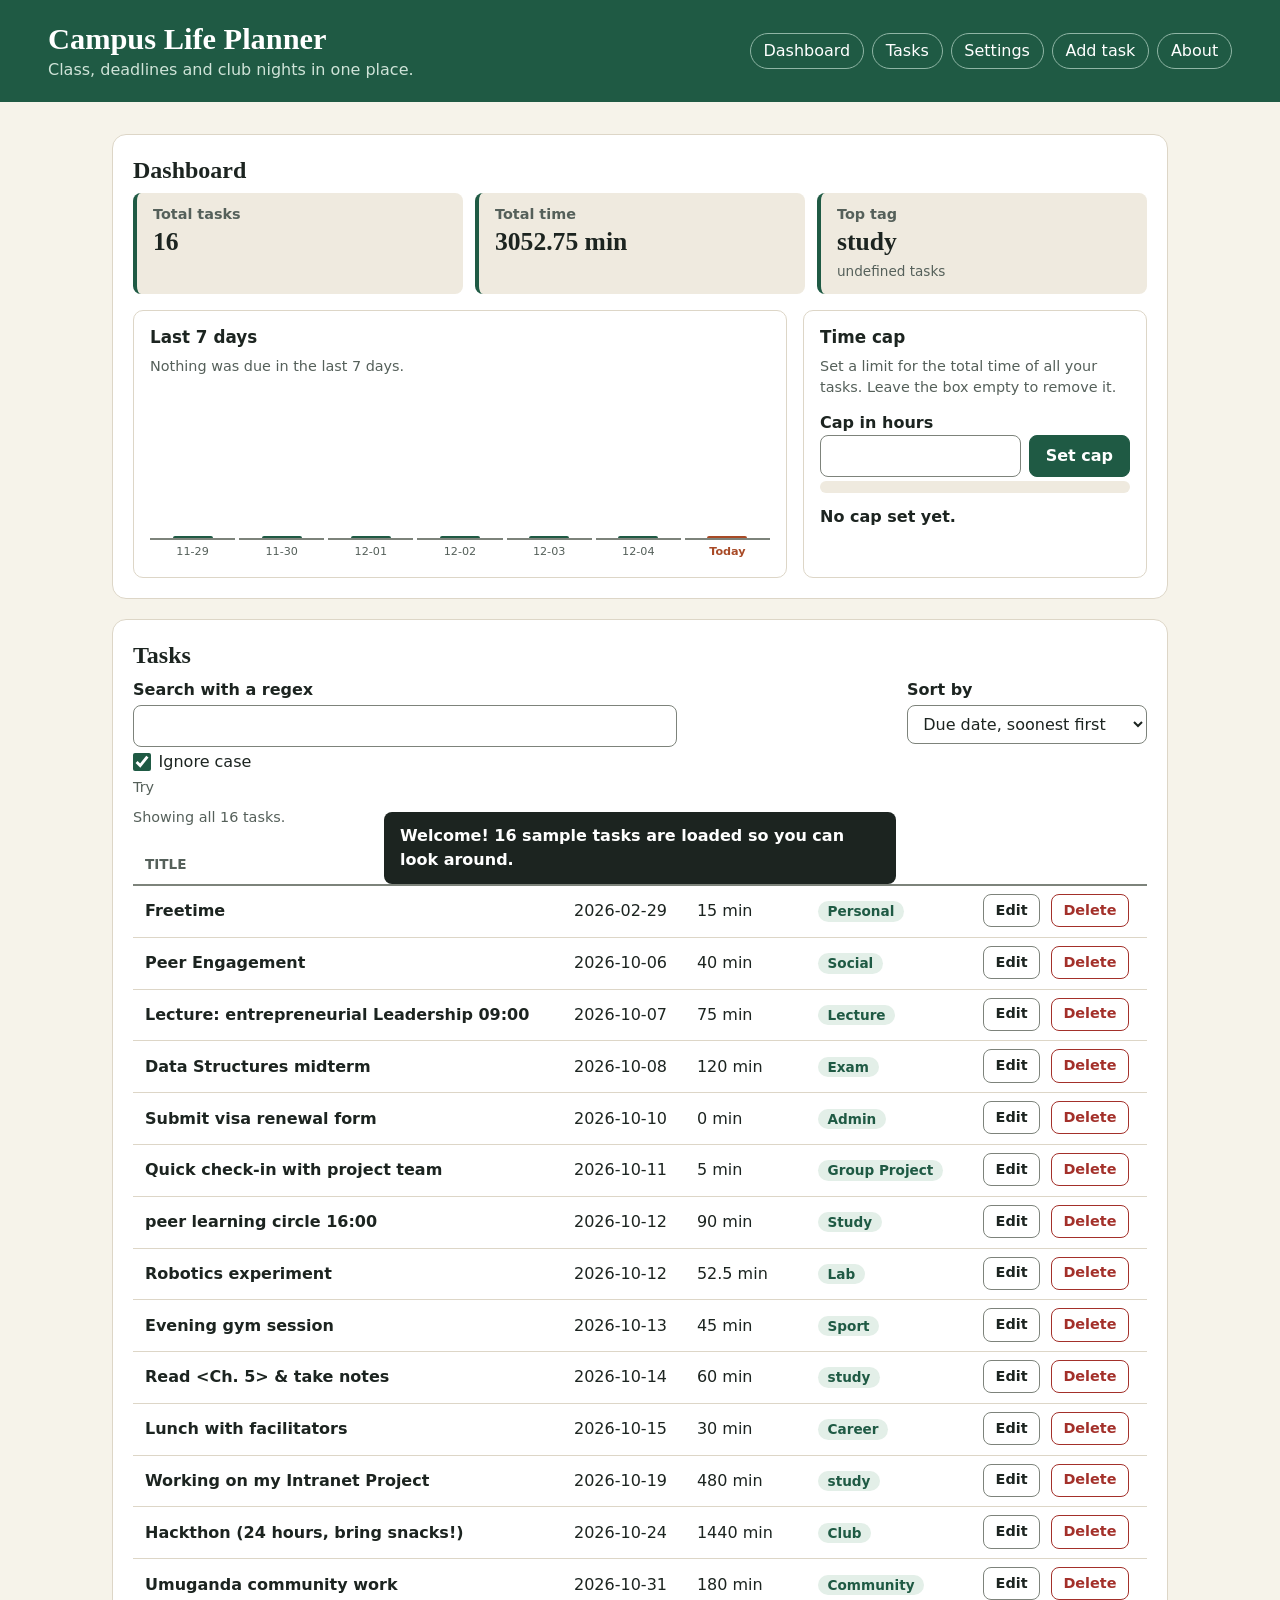
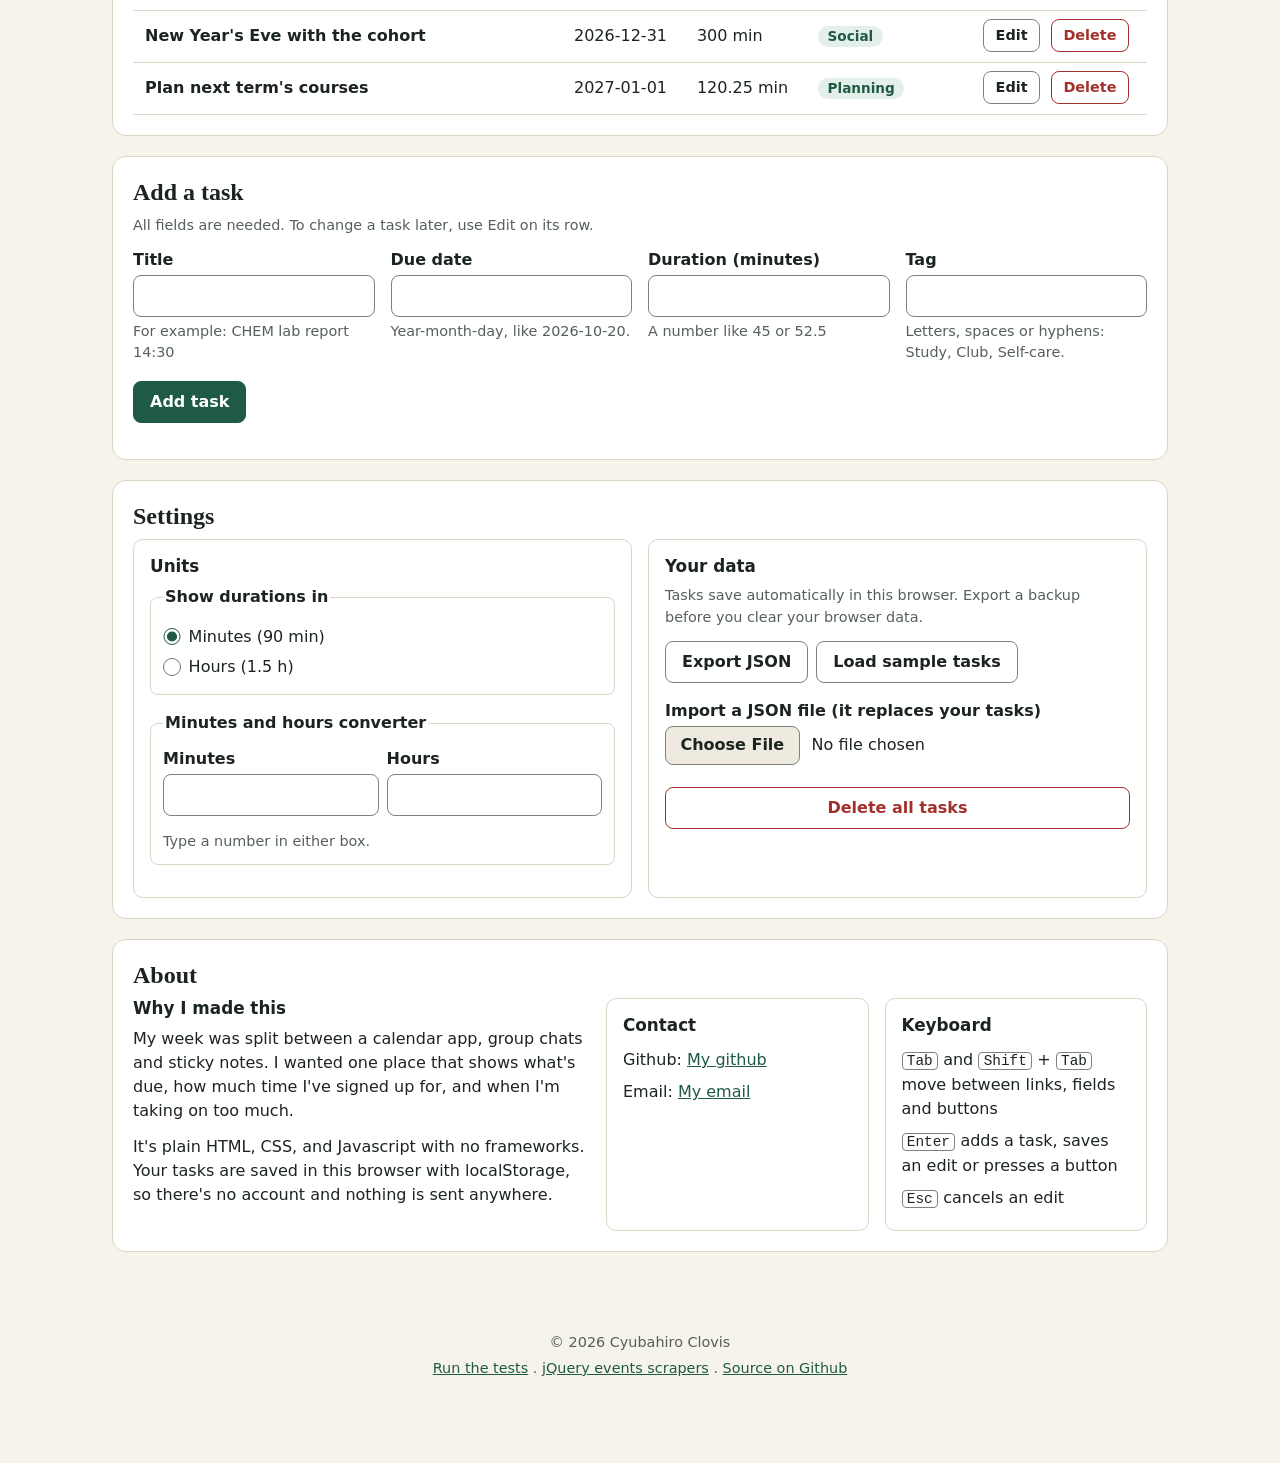
<file: index.html>
<!DOCTYPE html>
<html lang="en">
    <head>
        <meta charset="UTF-8">
        <meta name="viewport" content="width=device-width, initial-scale=1.0">
        <meta name="description" content=" A campus Life Planner: tasks, deadlines and events with regex. Everything stays in your browser.">
        <title>Campus Life Planner</title>
        <link rel="stylesheet" href="styles/style.css">
        <link rel="icon" href="data:,">
        <script type="module" src="scripts/main.js"></script>
    </head>
    <body>
        <a class="skip-link" href="#main">Skip to main content</a>


        <header class="site-header">
            <hgroup>
                <h1>Campus Life Planner</h1>
                <p>Class, deadlines and club nights in one place.</p>
            </hgroup>
            <nav aria-label="Main">
                <ul>
                    <li><a href="#dashboard">Dashboard</a></li>
                    <li><a href="#tasks">Tasks</a></li>
                    <li><a href="#settings">Settings</a></li>
                    <li><a href="#add-task">Add task</a></li>
                    <li><a href="#about">About</a></li>
                </ul>
            </nav>
        </header>

        <main id="main" tabindex="-1">

            <section class="panel" id="dashboard" aria-labelledby="dashboard-heading">
                <h2 id="dashboard-heading">Dashboard</h2>

                <div class="stats">
                    <div class="stat">
                        <h3>Total tasks</h3>
                        <p class="stat-value" id="stat-count">0</p>
                    </div>
                    <div class="stat">
                        <h3>Total time</h3>
                        <p class="stat-value" id="stat-time">0 min</p>
                    </div>
                    <div class="stat">
                        <h3>Top tag</h3>
                        <p class="stat-value" id="stat-tag">None yet</p>
                        <p class="stat-note" id="stat-tag-note">add a task to see one</p>
                    </div>
                </div>

                <div class="dashboard-row">
                    <div class="card chart-card">
                        <h3>Last 7 days</h3>
                        <p class="note" id="chart-summary">Nothing was due in the last 7 days.</p>
                        <div class="chart" id="chart" aria-hidden="true"></div>
                    </div>

                    <div class="card cap-card" id="cap-card">
                        <h3>Time cap</h3>
                        <p class="note">Set a limit for the total time of all your tasks. Leave the box empty to remove it.</p>
                        <form id="cap-form" novalidate>
                            <label for="cap-input">Cap in hours</label>
                            <div class="inline">
                                <input id="cap-input" type="text" inputmode="decimal" maxlength="7" autocomplete="off" placeholder=" " aria-describedby="cap-input-error">
                                <button type="submit" class="btn primary">Set cap</button>
                            </div>
                            <p class="error" id="cap-input-error" aria-live="polite"></p>
                        </form>
                        <div class="meter"><div class="meter-bar" id="cap-bar"></div></div>
                        <p id="cap-message" aria-live="polite">No cap set yet.</p>
                    </div>
                </div>
            </section>

            <section class="panel" id="tasks" aria-labelledby="tasks-heading">
                <h2 id="tasks-heading">Tasks</h2>

                <div class="toolbar">
                    <search>
                        <label for="search">Search with a regex</label>
                        <input id="search" type="search" maxlength="100" spellcheck="false" autocomplete="off"
                               placeholder=" " aria-describedby="search-hint search-status">
                        <label class="check" for="ignore-case"><input type="checkbox" id="ignore-case" checked>Ignore case</label>
                    </search>
                    <div class="field sort-box">
                        <label for="sort">Sort by</label>
                        <select id="sort">
                            <option value="date-asc">Due date, soonest first</option>
                            <option value="date-desc">Due date, latest first</option>
                            <option value="title-asc">Title, A to Z</option>
                            <option value="title-desc">Title, Z to A</option>
                            <option value="duration-asc">Duration, shortest first</option>
                            <option value="duration-desc">Duration, longest first</option>
                        </select>
                    </div>
                </div>
                <p class="hint" id="search-hint">Try</p>
                <p class="search-status" id="search-status" role="status"></p>

                <table class="task-table" id="task-table">
                    <caption class="visually-hidden">Your tasks</caption>
                    <thead>
                        <tr>
                            <th scope="col">Title</th>
                            <th scope="col">Due date</th>
                            <th scope="col">Duration</th>
                            <th scope="col">Tag</th>
                            <th scope="col"><span class="visually-hidden">Actions</span></th>
                        </tr>
                    </thead>
                    <tbody id="task-rows"></tbody>
                </table>
                <p class="empty" id="empty-message" hidden></p>
            </section>
            <section class="panel" id="add-task" aria-labelledby="add-heading">
                <h2 id="add-heading">Add a task</h2>
                <p class="note">All fields are needed. To change a task later, use Edit on its row.</p>

                <form id="task-form" class="task-form" novalidate>
                    <div class="field">
                        <label for="title">Title</label>
                        <input id="title" name="title" type="text" maxlength="80" autocomplete="off" required aria-describedby="title-hint title-error">
                        <p class="hint" id="title-hint">For example: CHEM lab report 14:30</p>
                        <p class="error" id="title-error" aria-live="polite"></p>
                    </div>
                    <div class="field">
                        <label for="due-date">Due date</label>
                        <input id="due-date" name="dueDate" type="text" maxlength="10" placeholder=" " autocomplete="off" required aria-describedby="due-date-hint due-date-error">
                        <p class="hint" id="due-date-hint">Year-month-day, like 2026-10-20.</p>
                        <p class="error" id="due-date-error" aria-live="polite"></p>
                    </div>
                    <div class="field">
                        <label for="duration">Duration (minutes)</label>
                        <input id="duration" name="duration" type="text" inputmode="decimal" maxlength="8" autocomplete="off" required aria-describedby="duration-hint duration-error">
                        <p class="hint" id="duration-hint">A number like 45 or 52.5</p>
                        <p class="error" id="duration-error" aria-live="polite"></p>
                    </div>
                    <div class="field">
                        <label for="tag">Tag</label>
                        <input id="tag" name="tag" type="text" maxlength="30" autocomplete="off" required aria-describedby="tag-hint tag-error">
                        <p class="hint" id="tag-hint">Letters, spaces or hyphens: Study, Club, Self-care.</p>
                        <p class="error" id="tag-error" aria-live="polite"></p>
                    </div>
                    <div class="buttons form-buttons">
                        <button type="submit" class="btn primary">Add task</button>
                    </div>
                </form>
            </section>

            <section class="panel" id="settings" aria-labelledby="settings-heading">
                <h2 id="settings-heading">Settings</h2>

                <div class="settings-row">
                    <div class="card">
                        <h3>Units</h3>
                        <fieldset>
                            <legend>Show durations in</legend>
                            <label class="check"><input type="radio" name="unit" value="min" checked> Minutes (90 min)</label>
                            <label class="check"><input type="radio" name="unit" value="h"> Hours (1.5 h)</label>
                        </fieldset>

                        <fieldset>
                            <legend>Minutes and hours converter</legend>
                            <div class="inline">
                                <div class="field">
                                    <label for="convert-minutes">Minutes</label>
                                    <input id="convert-minutes" type="text" inputmode="decimal" maxlength="8" autocomplete="off">
                                </div>
                                <div class="field">
                                    <label for="convert-hours">Hours</label>
                                    <input id="convert-hours" type="text" inputmode="decimal" maxlength="8" autocomplete="off">
                                </div>
                            </div>
                            <p class="hint" id="convert-result" aria-live="polite">Type a number in either box.</p>
                        </fieldset>
                    </div>

                    <div class="card">
                        <h3>Your data</h3>
                        <p class="note">Tasks save automatically in this browser. Export a backup before you clear your browser data.</p>
                        <div class="buttons">
                            <a class="btn" id="export-link" href="#" download="campus-planner-tasks.json">Export JSON</a>
                            <button type="button" class="btn" id="load-sample">Load sample tasks</button>
                        </div>
                        <div class="field">
                            <label for="import-file">Import a JSON file (it replaces your tasks)</label>
                            <input id="import-file" type="file" accept=".json,application/json">
                            <div class="import-status" id="import-status" aria-live="polite"></div>
                            <button type="button" class="btn danger" id="delete-all">Delete all tasks</button>
                        </div>
                    </div>
                </div>
            </section>
            <section class="panel" id="about" aria-labelledby="about-heading">
                <h2 id="about-heading">About</h2>

                <div class="about-row">
                    <article>
                        <h3>Why I made this</h3>
                        <p>My week was split between a calendar app, group chats and sticky notes. I wanted one place that shows what's due, how much time I've signed up for, and when I'm taking on too much.</p>
                        <p>It's plain HTML, CSS, and Javascript with no frameworks. Your tasks are saved in this browser with localStorage, so there's no account and nothing is sent anywhere.</p>
                    </article>

                    <div class="card">
                        <h3>Contact</h3>
                        <address>
                          <ul class="plain-list">
                            <li>Github: <a href="https://github.com/cyubahiro-clovis">My github</a></li>
                            <li>Email: <a href="mailto:m.clovis@alustudent.com">My email</a></li>
                          </ul>
                        </address>
                    </div>
                    <div class="card">
                        <h3>Keyboard</h3>
                        <ul class="plain-list">
                            <li><kbd>Tab</kbd> and <kbd>Shift</kbd> + <kbd>Tab</kbd> move between links, fields and buttons</li>
                            <li><kbd>Enter</kbd> adds a task, saves an edit or presses a button</li>
                            <li><kbd>Esc</kbd> cancels an edit</li>
                        </ul>
                    </div>
                </div>
            </section>
        </main>

        <footer class="site-footer">
            <p>&copy; 2026 Cyubahiro Clovis</p>
            <p><a href="tests.html">Run the tests</a> . <a href="scrape.html">jQuery events scrapers</a> . <a href="https://github.com/cyubahiro-clovis/campus_life-planner">Source on Github</a></p>
        </footer>

        <div class="status" id="status" role="status"></div>
    </body>
</html>
</file>
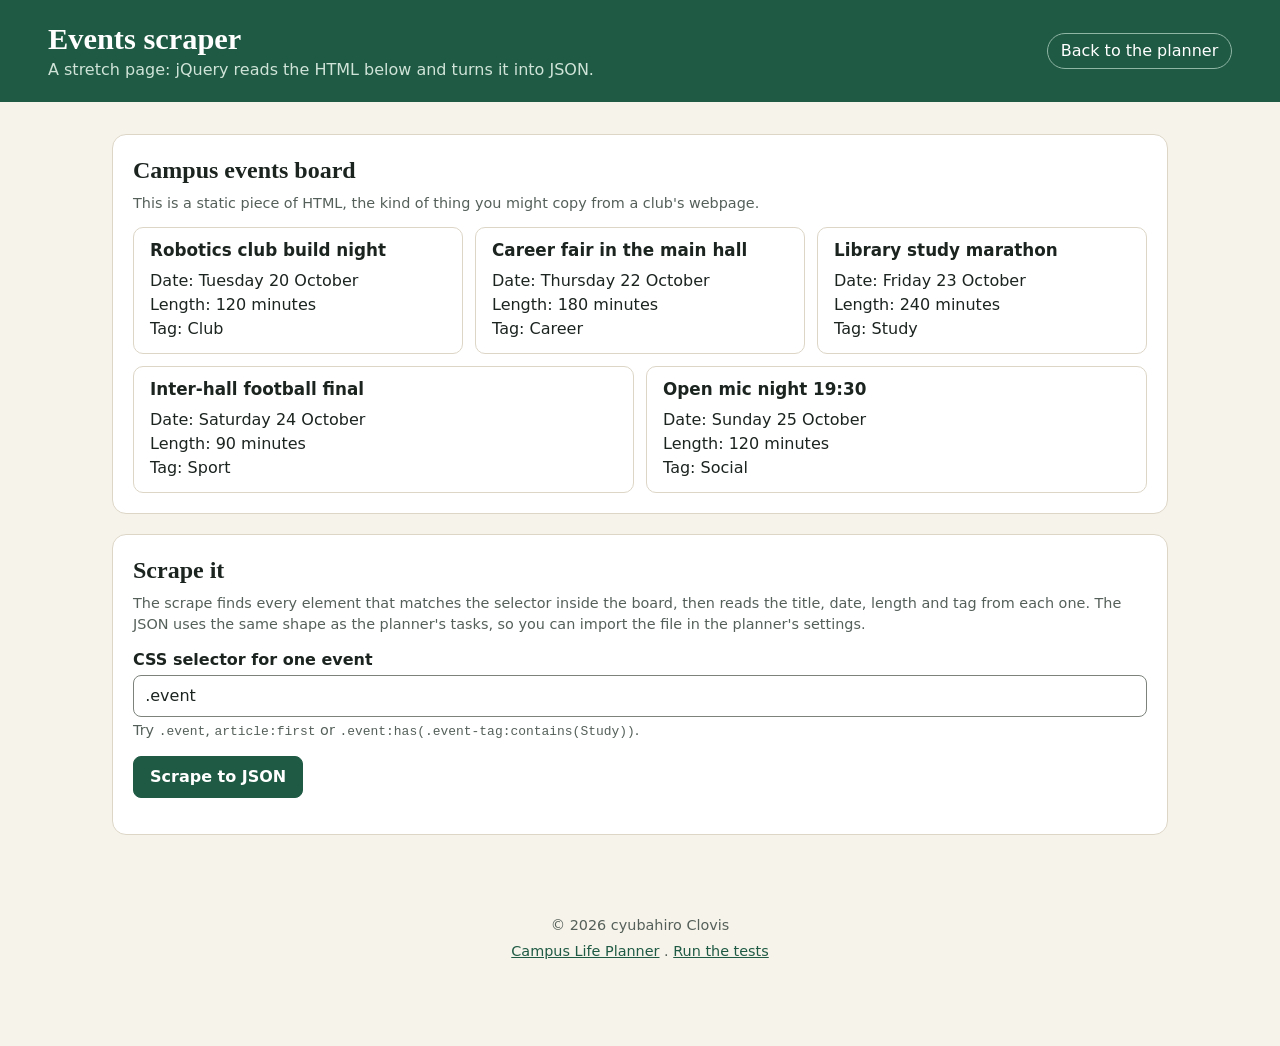
<file: scrape.html>
<!DOCTYPE html>
<html lang="en">
    <head>
        <meta charset="UTF-8">
        <meta name="viewport" content="width=device-width, initial-scale=1.0">
        <title>Events scraper</title>
        <link rel="stylesheet" href="styles/style.css">

        <script src="https://code.jquery.com/jquery-3.7.1.min.js"></script>
        <script src="scripts/scrape.js"></script>
    </head>
    <body>
        <a class="skip-link" href="#main">Skip to main content</a>

        <header class="site-header">
            <hgroup>
                <h1>Events scraper</h1>
                <p>A stretch page: jQuery reads the HTML below and turns it into JSON.</p>
            </hgroup>
            <nav aria-label="Main">
                <ul>
                    <li><a href="index.html">Back to the planner</a></li>
                </ul>
            </nav>
        </header>

        <main id="main" tabindex="-1">

            <section class="panel" aria-labelledby="board-heading">
                <h2 id="board-heading">Campus events board</h2>
                <p class="note">This is a static piece of HTML, the kind of thing you might copy from a club's webpage.</p>

                <div class="board" id="board">
                    <article class="event">
                        <h3 class="event-title">Robotics club build night</h3>
                        <p>Date: <time datetime="2026-10-20">Tuesday 20 October</time></p>
                        <p>Length: <span class="event-minutes">120</span> minutes</p>
                        <p>Tag: <span class="event-tag">Club</span></p>
                    </article>
                    <article class="event">
                        <h3 class="event-title">Career fair in the main hall</h3>
                        <p>Date: <time datetime="2026-10-22">Thursday 22 October</time></p>
                        <p>Length: <span class="event-minutes">180</span> minutes</p>
                        <p> Tag: <span class="event-tag">Career</span></p>
                    </article>
                    <article class="event">
                        <h3 class="event-title">Library study marathon</h3>
                        <p>Date: <time datetime="2026-10-23">Friday 23 October</time></p>
                        <p>Length: <span class="event-minutes">240</span> minutes</p>
                        <p>Tag: <span class="event-tag">Study</span></p>
                    </article>
                    <article class="event">
                        <h3 class="event-title">Inter-hall football final</h3>
                        <p>Date: <time datetime="2026-10-24">Saturday 24 October</time></p>
                        <p>Length: <span class="event-minutes">90</span> minutes</p>
                        <p>Tag: <span class="event-tag">Sport</span></p>
                    </article>
                    <article class="event">
                        <h3 class="event-title">Open mic night 19:30</h3>
                        <p>Date: <time datetime="2026-10-25">Sunday 25 October</time></p>
                        <p>Length: <span class= "event-minutes">120</span> minutes</p>
                        <p>Tag: <span class="event-tag">Social</span></p>
                    </article>
                </div>
            </section>

            <section class="panel" aria-labelledby="scrape-heading">
                <h2 id="scrape-heading">Scrape it</h2>
                <p class="note">The scrape finds every element that matches the selector inside the board, then reads the title, date, length and tag from each one. The JSON uses the same shape as the planner's tasks, so you can import the file in the planner's settings.</p>

                <div class="field">
                    <label for="selector">CSS selector for one event</label>
                    <input id="selector" type="text" value=".event" spellcheck="false" autocomplete="off" aria-describedby="selector-hint">
                    <p class="hint" id="selector-hint">Try <code>.event</code>, <code>article:first</code> or <code>.event:has(.event-tag:contains(Study))</code>.</p>
                </div>
                <div class="buttons">
                    <button type="button" class="btn primary" id="scrape-button">Scrape to JSON</button>
                    <a class="btn" id="download-link" href="#" download="scraped-events.json" hidden>Download JSON</a>
                </div>
                <p id="scrape-status" role="status"></p>
                <pre id="output" tabindex="0" aria-label="scraped JSON"></pre>
            </section>

        </main>

        <footer class="site-footer">
            <p>&copy; 2026 cyubahiro Clovis</p>
            <p><a href="index.html"> Campus Life Planner</a> . <a href="tests.html">Run the tests</a></p>
        </footer>
    </body>
</html>
</file>
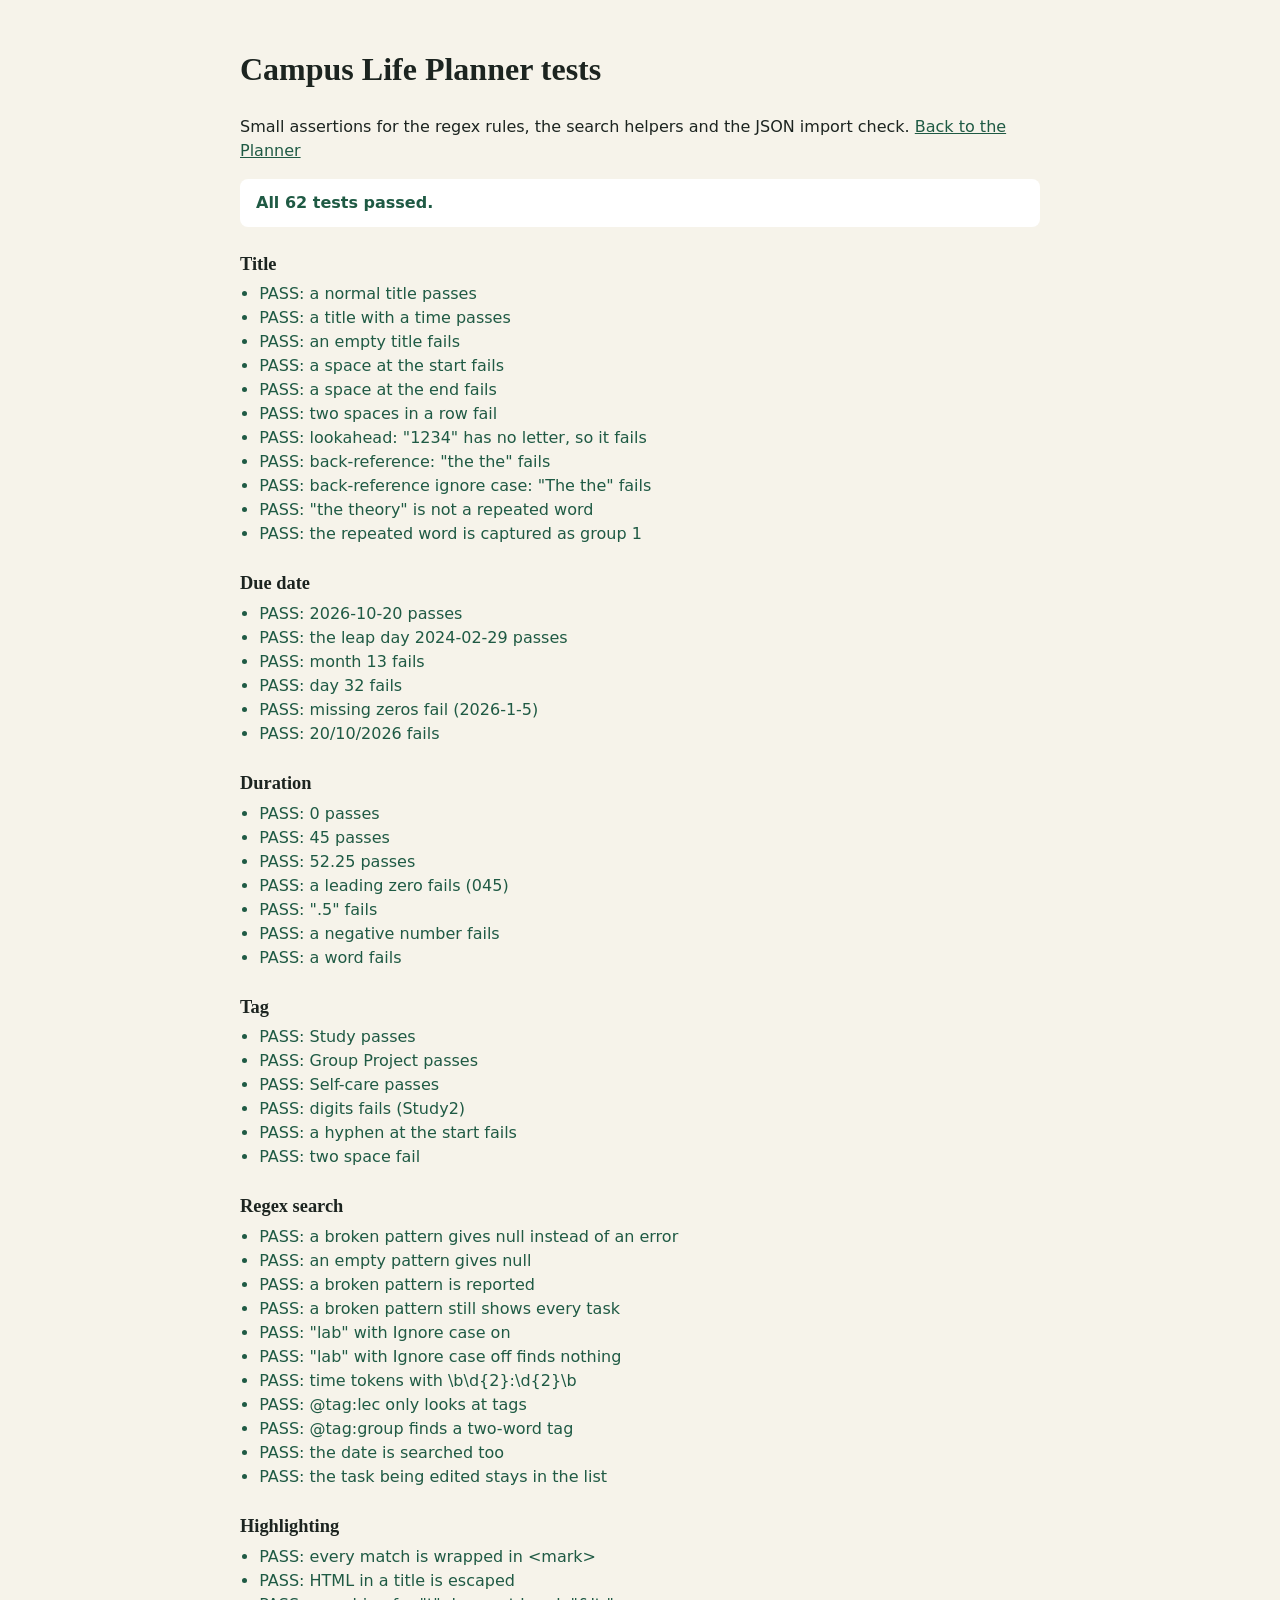
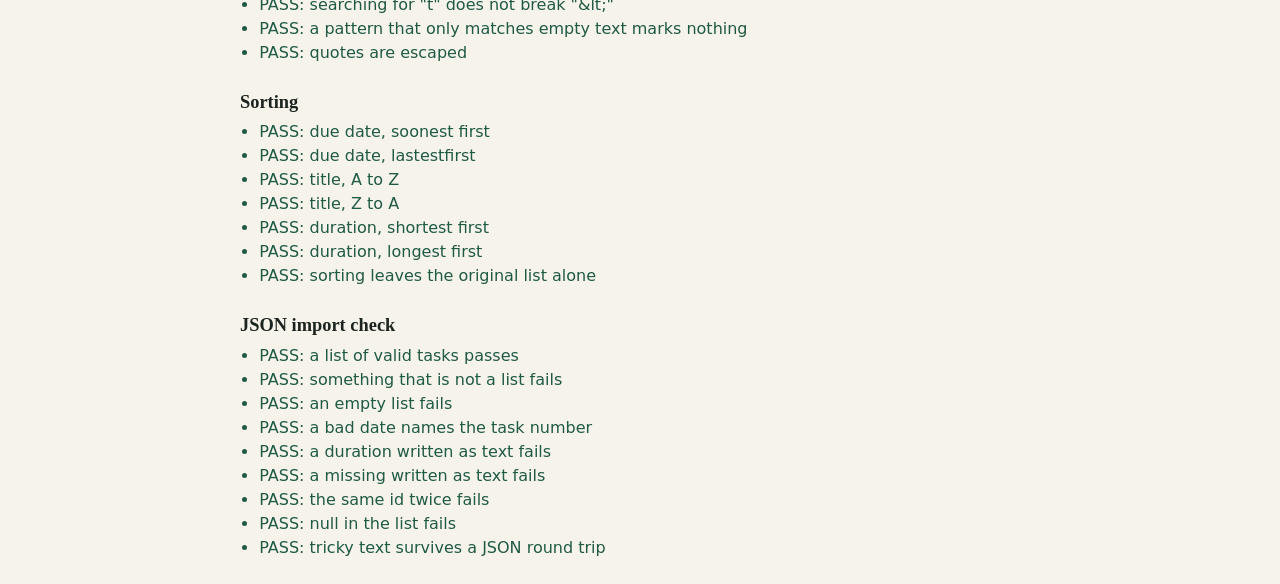
<file: tests.html>
<!DOCTYPE html>
<html lang="en">
    <head>
        <meta charset="UTF-8">
        <meta name="viewport" content="width=device-width, initial-scale=1.0">
        <title> Campus Life Planner</title>
        <style>
            body {
                max-width: 50rem;
                margin: 0 auto;
                padding: 1.5rem 1rem;
                background: #f6f3ea;
                color: #1c2420;
                font-family: system-ui, "Segoe UI", Arial, sans-serif;
                line-height: 1.5;
            }
            
            h1,
            h2 {
                font-family: Georgia, "Times New Roman", serif;
            }

            h2 {
                margin: 1.5rem 0 0.25rem;
                font-size: 1.15rem;
            }

            a {
                color: #1f5a44;
            }

            #summary {
                padding:0.75rem 1rem;
                border-radius: 8px;
                background: #ffffff;
                font-weight: bold;
            }

            ul {
                margin: 0;
                padding-left: 1.2rem;
            }

            .pass {
                color: #1f5a44;
            }

            .fail {
                color: #a3302a;
                font-weight: bold;
            }
        </style>
        <script type="module" src="tests/tests.js"></script>
    </head>
    <body>
        <main>
            <h1>Campus Life Planner tests</h1>
            <p>Small assertions for the regex rules, the search helpers and the JSON import check. <a href="index.html">Back to the Planner</a></p>
            <p id="summary" role="status">Running the tests...</p>
            <div id="results"></div>
        </main>
    </body>
</html>
</file>
<file: styles/style.css>
*{
    box-sizing: border-box;
}

body {
    margin: 0;
    background: #f6f3ea;
    color:#1c2420;
    font-family: system-ui, "Segoe UI", Roboto, Arial, sans-serif;
    line-height: 1.5;
}

h1,
h2,
h3 {
    margin: 0 0 0.5rem;
    line-height: 1.25;
}

h1,
h2 {
    font-family: Georgia, "Times New Roman", serif;
}

h2 {
    font-size: 1.5rem;
}
h3 {
    font-size: 1.05rem;
}

p {
    margin: 0 0 0.75rem;
}

a{
    color: #1f5a44;
}

code,
kbd {
    font-family: Consolas, "Courier New", monospace;
    font-size: 0.9em;
}

kbd {
    padding: 0 0.3em;
    border: 1px solid #7d837b;
    border-radius: 4px;
    background: #ffffff;
}

mark {
    padding: 0 2px;
    border-radius: 3px;
    background: #ffe17a;
    color: #1c2420;
}

:focus-visible {
    outline: 3px solid #c2410c;
    outline-offset: 2px;
}

[hidden] {
    display: none !important;
}

.visually-hidden{
    position: absolute;
    width: 1px;
    height: 1px;
    margin: -1px;
    padding: 0;
    overflow: hidden;
    clip: rect(0 0 0 0);
    white-space: nowrap;
    border: 0;
}

.skip-link {
    position: absolute;
    top: 0.5rem;
    left: 0.5rem;
    z-index: 10;
    padding: 0.6rem 1rem;
    border-radius: 8px;
    background: #ffffff;
    color: #1c2420;
    font-weight: bold;
    transform: translateY(-150%);
    transition: transform 0.2s ease;
}

.skip-link:focus {
    transform: translateY(0);
}

.site-header {
    padding: 1rem;
    background: #1f5a44;
    color: #ffffff;
}

.site-header :focus-visible {
    outline-color: #ffd27a;
}

.site-header h1 {
    margin: 0;
    font-size: 1.5rem;
}

.site-header hgroup p {
    margin: 0;
    color: #cfe3d8;
}

nav ul {
    display: flex;
    flex-wrap: wrap;
    gap: 0.5rem;
    margin: 0.75rem 0 0;
    padding: 0;
    list-style: none;
}

nav a {
    display: block;
    padding: 0.3rem 0.8rem;
    border: 1px solid #8fb5a5;
    border-radius: 999px;
    color: #ffffff;
    text-decoration: none;
    transition: background-color 0.2s ease;
}

nav a:hover {
    background: #2c7258;
}

main {
    max-width: 70rem;
    margin: 0 auto;
    padding: 1rem 0.75rem;
}

main:focus {
    outline: none;
}

.panel {
    margin-bottom: 1.25rem;
    padding: 1rem;
    border: 1px solid #ddd6c7;
    border-radius: 14px;
    background: #ffffff;
    scroll-margin-top: 1rem;
}

.card {
    padding: 1rem;
    border: 1px solid #ddd6c7;
    border-radius: 10px;
}

.note,
.hint {
    color: #55605a;
    font-size: 0.9rem;
}

.hint {
    margin: 0;
}

.field {
    display: flex;
    flex-direction: column;
    gap: 0.2rem;
    margin-bottom: 0.9rem;
}

label,
legend {
    font-weight: 600;
}

input[type="text"],
input[type="search"],
select {
    width: 100%;
    padding: 0.5rem 0.7rem;
    border: 1.5px solid #7d837b;
    border-radius: 8px;
    background: #ffffff;
    color: #1c2420;
    font: inherit;
}

input[aria-invalid="true"] {
    border-color: #a3302a;
    box-shadow: 0 0 0 1px #a3302a;
}

.error {
    margin: 0;
    color: #a3302a;
    font-size: 0.9rem;
    font-weight: 600;
}

fieldset {
    margin: 0 0 1rem;
    padding: 0.75rem;
    border: 1px solid #ddd6c7;
    border-radius: 8px;
}

.check {
    display: flex;
    align-items: center;
    gap: 0.5rem;
    padding: 0.2rem 0;
    font-weight: normal;
}

.check input {
    width: 1.1rem;
    height: 1.1rem;
    margin: 0;
    accent-color: #1f5a44;
}


.inline {
    display: flex;
    gap: 0.5rem;
}

.inline > .field {
    flex: 1;
    min-width: 0;
}

.inline > input {
    flex: 1;
    min-width: 0;
}

input[type="file"] {
    max-width: 100%;
    font: inherit;
}

input[type="file"]::file-selector-button {
    margin-right: 0.75rem;
    padding: 0.4rem 0.9rem;
    border: 1.5px solid #7d837b;
    border-radius: 8px;
    background: #efeadf;
    color: #1c2420;
    font: inherit;
    font-weight: 600;
    cursor: pointer;
}

.btn {
    display: inline-block;
    padding: 0.5rem 1rem;
    border: 1.5px solid #7d837b;
    border-radius: 8px;
    background: #ffffff;
    color: #1c2420;
    font: inherit;
    font-weight: 600;
    text-decoration: none;
    cursor: pointer;
    transition: background-color 0.2s ease;
}

.btn:hover {
    background: #efeadf;
}

.btn.primary {
    border-color: #1f5a44;
    background: #1f5a44;
    color: #ffffff;
}

.btn.primary:hover {
    background: #174634;
}

.btn.danger {
    border-color: #a3302a;
    color: #a3302a;
}

.btn.danger:hover {
    background: #f9e3e1;
}

.btn.small {
    padding: 0.3rem 0.7rem;
    font-size: 0.9rem;
}

.buttons {
    display: flex;
    flex-wrap: wrap;
    align-items: center;
    gap: 0.5rem;
    margin-bottom: 1rem;
}

.stats {
    display: flex;
    flex-wrap: wrap;
    gap: 0.75rem;
    margin-bottom: 1rem;
}

.stat {
    flex: 1 1 100%;
    padding: 0.75rem 1rem;
    border-left: 4px solid #1f5a44;
    border-radius: 8px;
    background: #efeadf;
}

.stat h3 {
    margin: 0;
    color: #55605a;
    font-size: 0.9rem;
}

.stat-value {
    margin: 0;
    font-family: Georgia, "Times New Roman", serif;
    font-size: 1.3rem;
    font-weight: bold;
    overflow-wrap: anywhere;
}

.chart {
    display:flex;
    gap: 0.25rem;
}
.stat-note {
    margin: 0;
    color: #55605a;
    font-size: 0.85rem;
}

.dashboard-row,
.settings-row,
.about-row {
    display: flex;
    flex-direction: column;
    gap: 1rem;
}

.chart-day {
    flex: 1;
    min-width: 0;
    text-align: center;
}

.chart-value {
    display: flex;
    align-items: flex-end;
    justify-content: center;
    height: 2.4rem;
    color: #55605a;
    font-size: 0.7rem;
    line-height: 1.2;
}

.chart-track {
    display: flex;
    align-items: flex-end;
    justify-content: center;
    height: 7rem;
    border-bottom: 2px solid #7d837b;
}

.chart-bar {
    width: 70%;
    max-width: 2.5rem;
    min-height: 2px;
    border-radius: 4px 4px 0 0;
    background: #1f5a44;
    transform-origin: bottom;
    animation: grow 0.6s ease-out;
}

.chart-label {
    display: block;
    margin-top: 0.25rem;
    color: #55605a;
    font-size: 0.7rem;
}

.chart-day.today .chart-bar {
    background: #a84a26;
}

.chart-day.today .chart-label {
    color: #a84a26;
    font-weight: bold;
}

.meter {
    height: 0.75rem;
    margin: 0.25rem 0 0.75rem;
    overflow: hidden;
    border-radius: 999px;
    background: #efeadf;
}

.meter-bar {
    width: 0;
    height: 100%;
    background: #1f5a44;
    transition: width 0.5s ease;
}

#cap-message {
    margin: 0;
    font-weight: 600;
}

.cap-card.is-over .meter-bar {
    background: #a3302a;
}

.cap-card.is-over #cap-message {
    color: #a3302a;
}

.toolbar {
    display: flex;
    flex-direction: column;
    gap: 0.5rem;
}

search {
    display: block;
}

#search {
    margin-top: 0.2rem;
    font-family: Consolas, "Courier New", monospace;
}

.sort-box {
    margin-bottom: 0.5rem;
}

.search-status {
    margin: 0.5rem 0 1rem;
    color: #55605a;
    font-size: 0.9rem;
}

.search-status.is-error {
    color:#a3302a;
    font-weight: 600;
}

.task-table {
    width: 100%;
    border-collapse: collapse;
}

.task-table thead {
    display: none;
}

.task-table tr {
    display: block;
    margin-bottom: 0.75rem;
    padding: 0.75rem 1rem;
    border: 1px solid #ddd6c7;
    border-left: 4px solid #1f5a44;
    border-radius: 10px;
}
.task-table th,
.task-table td {
    display: block;
    padding: 0.15rem 0;
    text-align: left;
}

.task-table tbody th {
    font-size: 1.05rem;
    overflow-wrap: anywhere;
}

.task-table td[data-label]::before {
    content: attr(data-label) ": ";
    color: #55605a;
    font-weight: 600;
}

.task-table .actions {
    padding-top: 0.5rem;
}

.task-table .actions .btn {
    margin-right: 0.4rem;
}

.tag {
    display: inline-block;
    padding: 0 0.6rem;
    border-radius: 999px;
    background: #e3efe8;
    color: #1f5a44;
    font-size: 0.85rem;
    font-weight: 600;
    white-space: nowrap;
}

.task-table tr.editing {
    border-left-color: #a84a26;
    background: #f6f3ea;
}

.edit-form {
    animation: fade-in 0.3s ease-out;
}

.edit-form .buttons {
    margin-bottom: 0;
}

.empty {
    padding: 1.5rem 1rem;
    border: 2px dashed #ddd6c7;
    border-radius: 10px;
    color: #55605a;
    text-align: center;
}

.import-status {
    margin-bottom: 1rem;
    font-size: 0.9rem;
}

.import-status.is-error {
    padding: 0.6rem 0.8rem;
    border-radius: 8px;
    background: #f9e3e1;
    color: #a3302a;
}

.import-status ul {
    margin: 0.3rem 0 0;
    padding-left: 1.2rem;
}
address {
    font-style: normal;
}

.plain-list {
    margin: 0;
    padding: 0;
    list-style: none;
}

.plain-list li {
    padding: 0.25rem 0;
    overflow-wrap: anywhere;
}

.status {
    position: fixed;
    right: 1rem;
    bottom: 1rem;
    left: 1rem;
    z-index: 20;
    max-width: 32rem;
    margin: 0 auto;
    padding: 0.75rem 1rem;
    border-radius: 8px;
    background: #1c2420;
    color: #ffffff;
    font-weight: 600;
}

.status:empty {
    padding: 0;
}

.status:not(:empty) {
    animation: fade-in 0.3s ease-out;
}

.site-footer {
    padding: 1.5rem 1rem 5rem;
    color: #55605a;
    font-size: 0.9rem;
    text-align: center;
}

.site-footer p {
    margin: 0.25rem 0;
}

@keyframes grow {
    from {
        transform: scaleY(0);
    }
}

@keyframes fade-in {
    from {
        opacity: 0;
        transform: translateY(0.5rem);
    }
}

@media (prefers-reduced-motion: no-preference) {
    html {
        scroll-behavior: smooth;
    }
}

@media (prefers-reduced-motion: reduce) {
    * {
        animation: none !important;
        transition: none !important;
    }
}

.board {
    display: flex;
    flex-direction: column;
    gap: 0.75rem;
}

.event {
    padding: 0.75rem 1rem;
    border: 1px solid #ddd6c7;
    border-radius: 10px;
}

.event p {
    margin: 0;
}

.found {
    outline: 3px solid #1f5a44;
    outline-offset: 2px;
}

pre {
    max-height: 24rem;
    margin: 0;
    padding: 1rem;
    overflow: auto;
    border-radius: 8px;
    background: #1c2420;
    color: #f6f3ea;
    font-size: 0.85rem;
}

pre:empty {
    display: none;
}

@media (min-width: 360px) {
    main {
        padding: 1rem;
    }
    .panel {
        padding: 1.25rem;
    }

    .stat {
        flex: 1 1 40%;
    }
}

@media (min-width: 768px) {
    .site-header {
        padding: 1rem 2rem;
    }

    .stat {
        flex: 1 1 0;
    }

    .stat-value {
        font-size: 1.6rem;
    }

    .dashboard-row,
    .settings-row {
        flex-direction: row;
    }

    .dashboard-row .card,
    .settings-row .card {
        flex: 1;
    }

    .toolbar {
        flex-direction: row;
        align-items: flex-start;
        justify-content: space-between;
        gap: 1.5rem;
    }

    search {
        flex: 1;
        max-width: 34rem;
    }

    .sort-box {
        flex: 0 0 15rem;
        margin-bottom: 0;
    }

    .task-form,
    .edit-form {
        display: flex;
        flex-wrap: wrap;
        gap: 0 1rem;
    }

    .task-form .field,
    .edit-form .field {
        flex: 1 1 40%;
    }

    .task-form .buttons,
    .edit-form .buttons {
        flex-basis: 100%;
    }

    .task-table thead {
        display: table-header-group;
    }

    .task-table tr {
        display: table-row;
        margin: 0;
        padding: 0;
        border: 0;
        border-radius: 0;
    }

    .task-table th,
    .task-table td {
        display: table-cell;
        padding: 0.6rem 0.75rem;
        border-bottom: 1px solid #ddd6c7;
        vertical-align: middle;
    }

    .task-table thead th {
        border-bottom: 2px solid #7d837b;
        color: #55605a;
        font-size: 0.85rem;
        text-transform: uppercase;
    }

    .task-table tbody th {
        font-size: 1rem;
    }

    .task-table td[data-label]::before {
        content: none;
    }

    .task-table td[data-label] {
        white-space: nowrap;
    }

    .task-table .actions {
        text-align: right;
        white-space: nowrap;
    }

    .task-table tbody tr {
        transition: background-color 0.2s ease;
    }

    .task-table tbody tr:hover {
        background: #f6f3ea;
    }

    .task-table tr.editing td {
        padding: 1rem;
        background: #f6f3ea;
    }

    .board {
        flex-direction: row;
        flex-wrap: wrap;
    }

    .event {
        flex: 1 1 30%;
    }
}

@media (min-width: 1024px) {
    main {
        padding: 2rem;
    }

    .site-header {
        display: flex;
        align-items: center;
        justify-content: space-between;
        gap: 1rem;
        padding: 1.25rem 3rem;
    }

    nav ul {
        margin: 0;
    }

    .site-header h1 {
        font-size: 1.9rem;
    }

    .dashboard-row .chart-card {
        flex: 2;
    }

    .task-form .field,
    .edit-form .field {
        flex: 1 1 20%;
    }

    .about-row {
        flex-direction: row;
    }

    .about-row article {
        flex: 2;
    }

    .about-row .card {
        flex: 1;
    }
}
</file>
